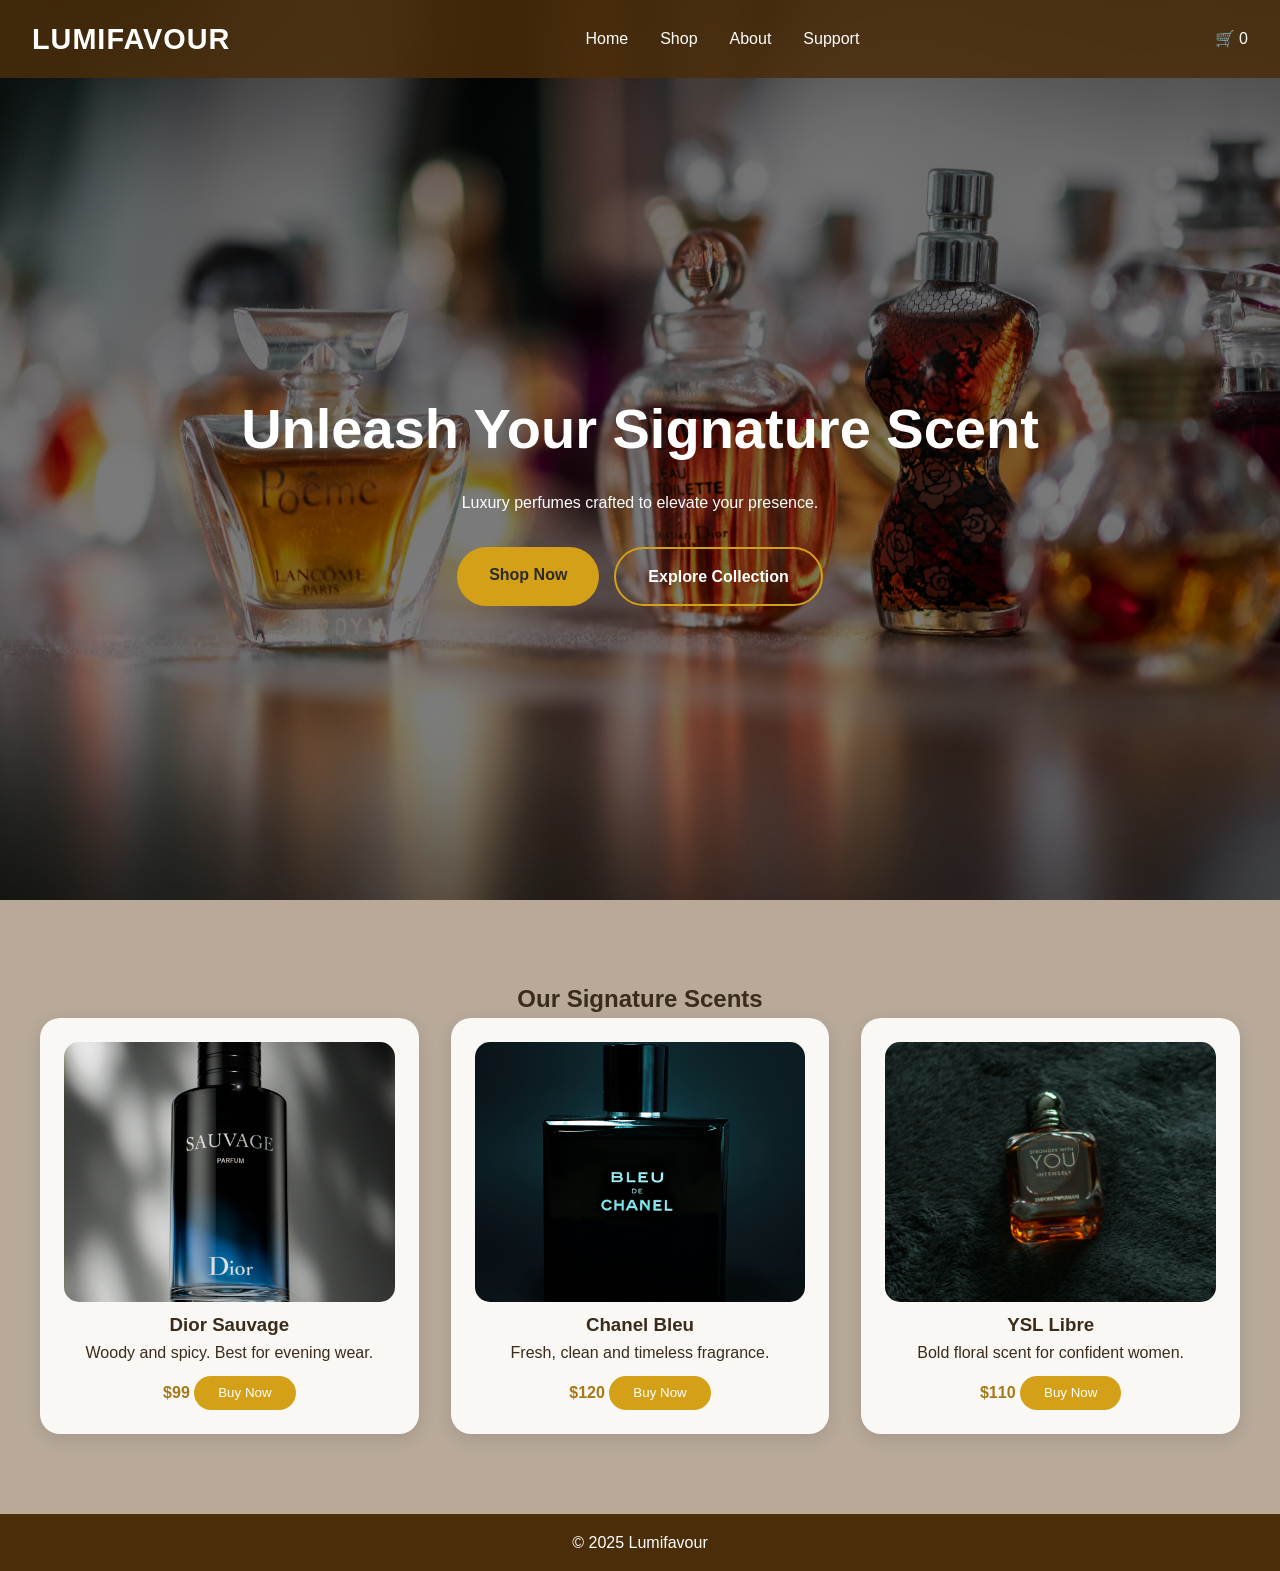
<file: index.html>
<!DOCTYPE html>
<html lang="en">
<head>
<meta charset="UTF-8">
<meta name="viewport" content="width=device-width, initial-scale=1.0">
<title>Lumifavour</title>
<link rel="stylesheet" href="style.css">
</head>

<body>

<nav>
<a href="index.html" class="logo">LUMIFAVOUR</a>

<div class="hamburger">
<span></span><span></span><span></span>
</div>

<div class="nav-links">
<a href="index.html">Home</a>
<a href="shop.html">Shop</a>
<a href="about.html">About</a>
<a href="support.html">Support</a>
</div>

<div style="color:white;">🛒 <span id="cart-count">0</span></div>
</nav>

<section class="hero">
<div class="hero-content reveal">
<h1>Unleash Your Signature Scent</h1>
<p>Luxury perfumes crafted to elevate your presence.</p>

<div class="hero-buttons">
<a href="shop.html" class="btn primary">Shop Now</a>
<a href="shop.html" class="btn secondary">Explore Collection</a>
</div>
</div>
</section>
<!-- SHOP SECTION -->
  <section class="shop-section" id="shop">
    <h2 class="reveal">Our Signature Scents</h2>

    <div class="product-grid">

      <div class="product-card reveal">
        <img src="images/savage2.jpg" alt="Dior Sauvage">
        <h3>Dior Sauvage</h3>
        <p>Woody and spicy. Best for evening wear.</p>
        <span class="price">$99</span>
        <button class="buy-btn">Buy Now</button>
      </div>

      <div class="product-card reveal delay">
        <img src="images/bleu1.jpg" alt="Chanel Bleu">
        <h3>Chanel Bleu</h3>
        <p>Fresh, clean and timeless fragrance.</p>
        <span class="price">$120</span>
        <button class="buy-btn">Buy Now</button>
      </div>

      <div class="product-card reveal delay-2">
        <img src="images/ysl.jpg" alt="YSL Libre">
        <h3>YSL Libre</h3>
        <p>Bold floral scent for confident women.</p>
        <span class="price">$110</span>
        <button class="buy-btn">Buy Now</button>
      </div>

    </div>
  </section>

<footer>
<p>© 2025 Lumifavour</p>
</footer>

<script src="script.js"></script>
</body>
</html>
</file>
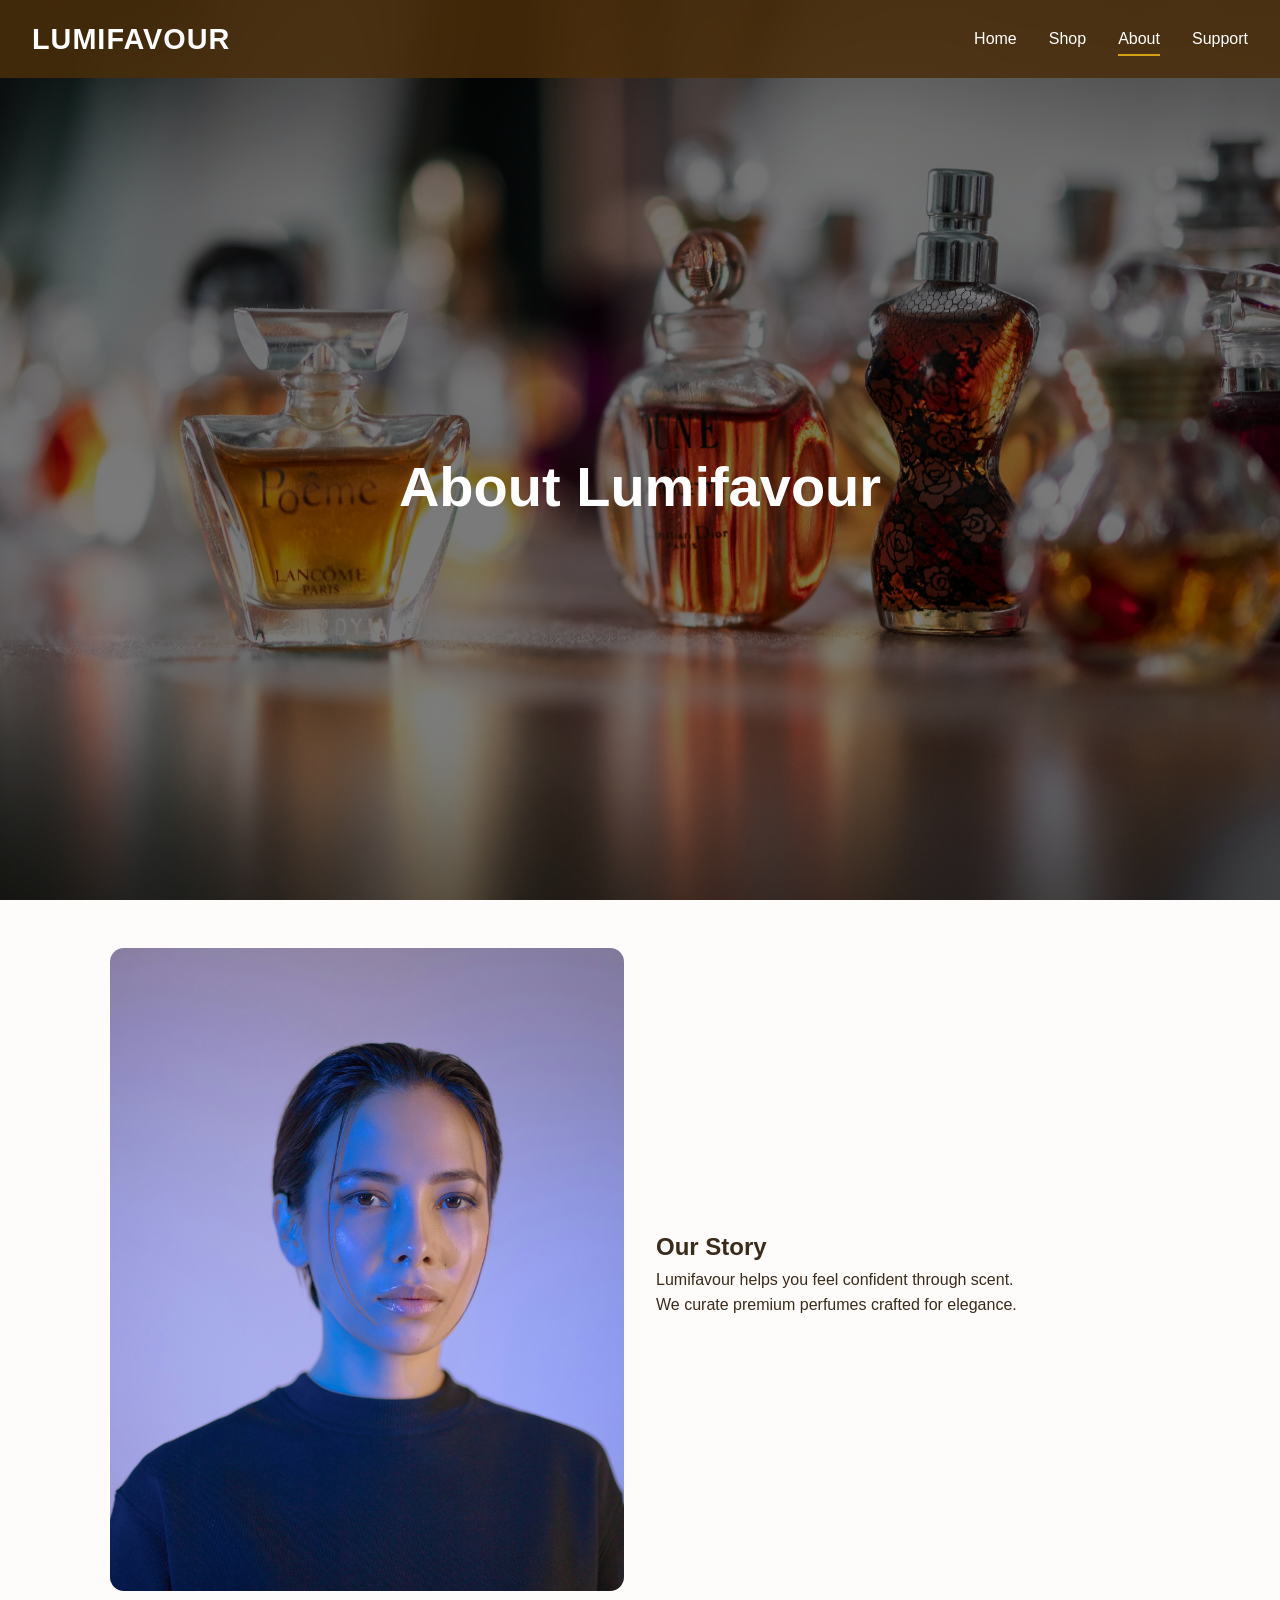
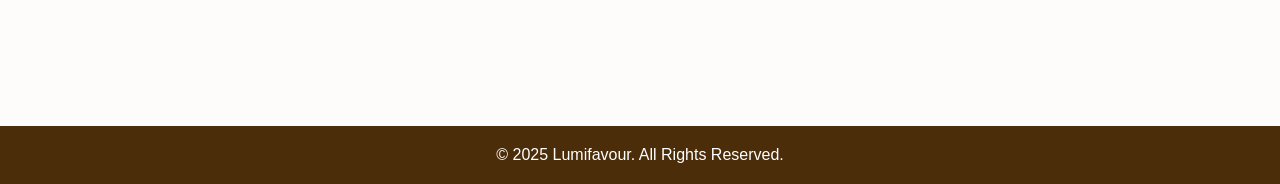
<file: about.html>
<!DOCTYPE html>
<html lang="en">
<head>
  <meta charset="utf-8" />
  <meta name="viewport" content="width=device-width, initial-scale=1" />
  <title>About Us - Lumifavour</title>
  <link rel="stylesheet" href="style.css" />

  <style>
    .about-wrapper {
      max-width: 1100px;
      margin: 48px auto;
      padding: 0 20px 80px;
    }

    .about-grid {
      display: grid;
      grid-template-columns: 1fr 1fr;
      gap: 2rem;
      align-items: center;
    }

    .about-image img {
      width: 100%;
      border-radius: 14px;
    }

    @media (max-width: 900px) {
      .about-grid {
        grid-template-columns: 1fr;
        text-align: center;
      }
    }
  </style>
</head>

<body>

<nav>
  <a href="index.html" class="logo">LUMIFAVOUR</a>
  <div class="hamburger">
    <span></span><span></span><span></span>
  </div>
  <div class="nav-links">
    <a href="index.html">Home</a>
    <a href="shop.html">Shop</a>
    <a href="about.html" class="active">About</a>
    <a href="support.html">Support</a>
  </div>
</nav>

<main>

  <section class="hero" style="height:220px; display:flex; align-items:center; justify-content:center;">
    <h1 style="color:white;">About Lumifavour</h1>
  </section>

  <section class="about-wrapper">
    <div class="about-grid">

      <div class="about-image">
        <img src="images/girl2.jpg">
      </div>

      <div>
        <h2>Our Story</h2>
        <p>Lumifavour helps you feel confident through scent.</p>
        <p>We curate premium perfumes crafted for elegance.</p>
      </div>

    </div>
  </section>

</main>

<footer>
  <p>© 2025 Lumifavour. All Rights Reserved.</p>
</footer>

<script src="script.js"></script>

</body>
</html>
</file>
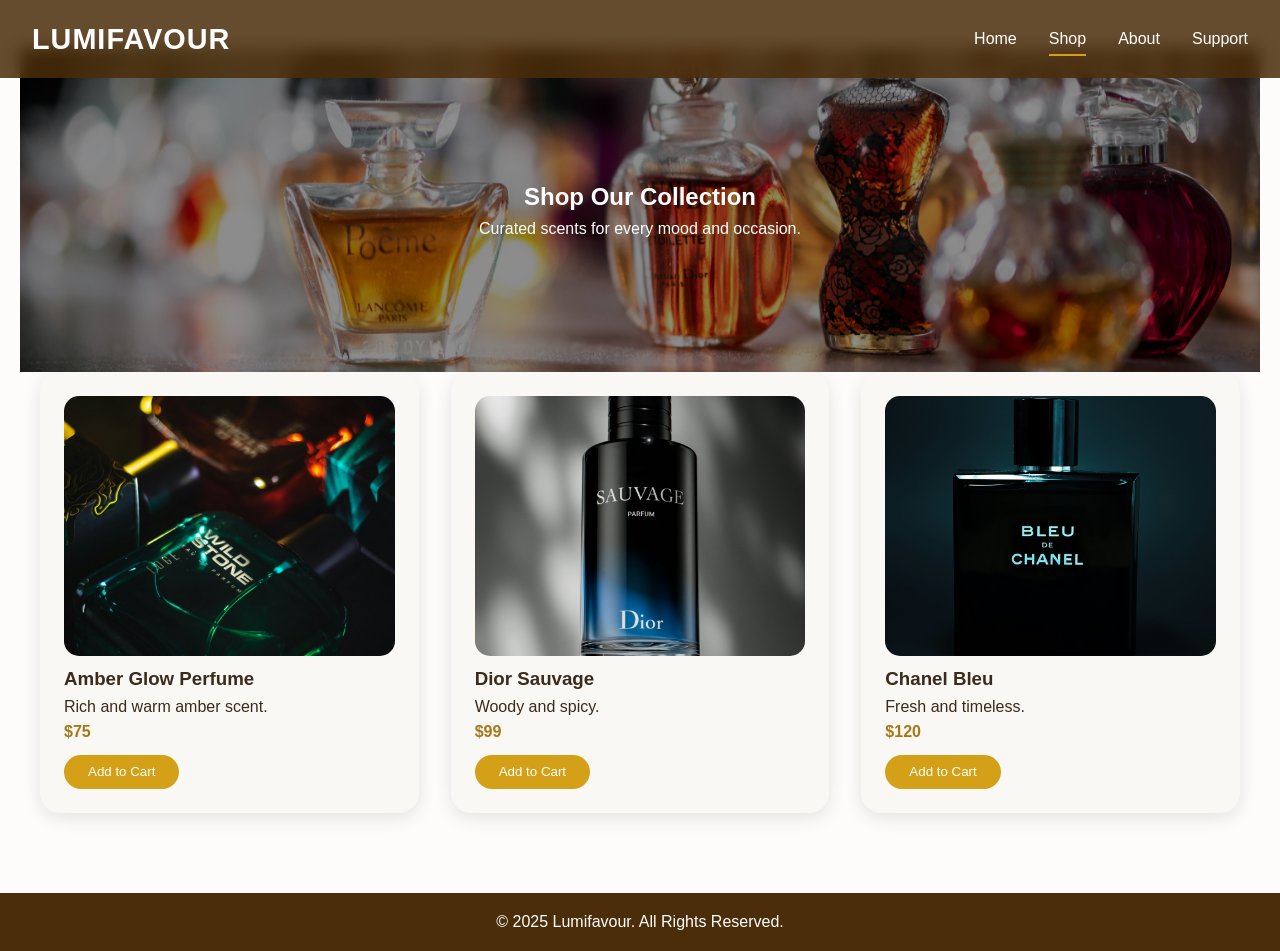
<file: shop.html>
<!DOCTYPE html>
<html lang="en">
<head>
  <meta charset="utf-8" />
  <meta name="viewport" content="width=device-width, initial-scale=1" />
  <title>Shop - Lumifavour</title>
  <link rel="stylesheet" href="style.css" />

  <style>
    .page-hero {
      background: linear-gradient(rgba(0,0,0,0.45), rgba(0,0,0,0.45)),
                  url('./images/ulysse-pointcheval--j6LLsAehUo-unsplash.jpg') center/cover no-repeat;
      height: 36vh;
      min-height: 220px;
      display: flex;
      align-items: center;
      justify-content: center;
      color: #fff;
      text-align: center;
      padding: 1rem;
    }

    main {
      padding: 48px 20px 80px;
    }
  </style>
</head>

<body>

<nav>
  <a href="index.html" class="logo">LUMIFAVOUR</a>

  <div class="hamburger" id="hamburger">
    <span></span>
    <span></span>
    <span></span>
  </div>

  <div class="nav-links" id="navLinks">
    <a href="index.html">Home</a>
    <a href="shop.html" class="active">Shop</a>
    <a href="about.html">About</a>
    <a href="support.html">Support</a>
  </div>
</nav>

<main>

  <section class="page-hero">
    <div>
      <h1>Shop Our Collection</h1>
      <p>Curated scents for every mood and occasion.</p>
    </div>
  </section>

  <section class="product-grid">
    <!-- your products unchanged -->
    <div class="product-card">
      <img src="images/amber.jpg">
      <h3>Amber Glow Perfume</h3>
      <p>Rich and warm amber scent.</p>
      <p class="price">$75</p>
      <button class="buy-btn">Add to Cart</button>
    </div>

    <div class="product-card">
      <img src="images/savage2.jpg">
      <h3>Dior Sauvage</h3>
      <p>Woody and spicy.</p>
      <p class="price">$99</p>
      <button class="buy-btn">Add to Cart</button>
    </div>

    <div class="product-card">
      <img src="images/bleu1.jpg">
      <h3>Chanel Bleu</h3>
      <p>Fresh and timeless.</p>
      <p class="price">$120</p>
      <button class="buy-btn">Add to Cart</button>
    </div>

  </section>

</main>

<footer>
  <p>© 2025 Lumifavour. All Rights Reserved.</p>
</footer>

<script src="script.js"></script>

</body>
</html>
</file>
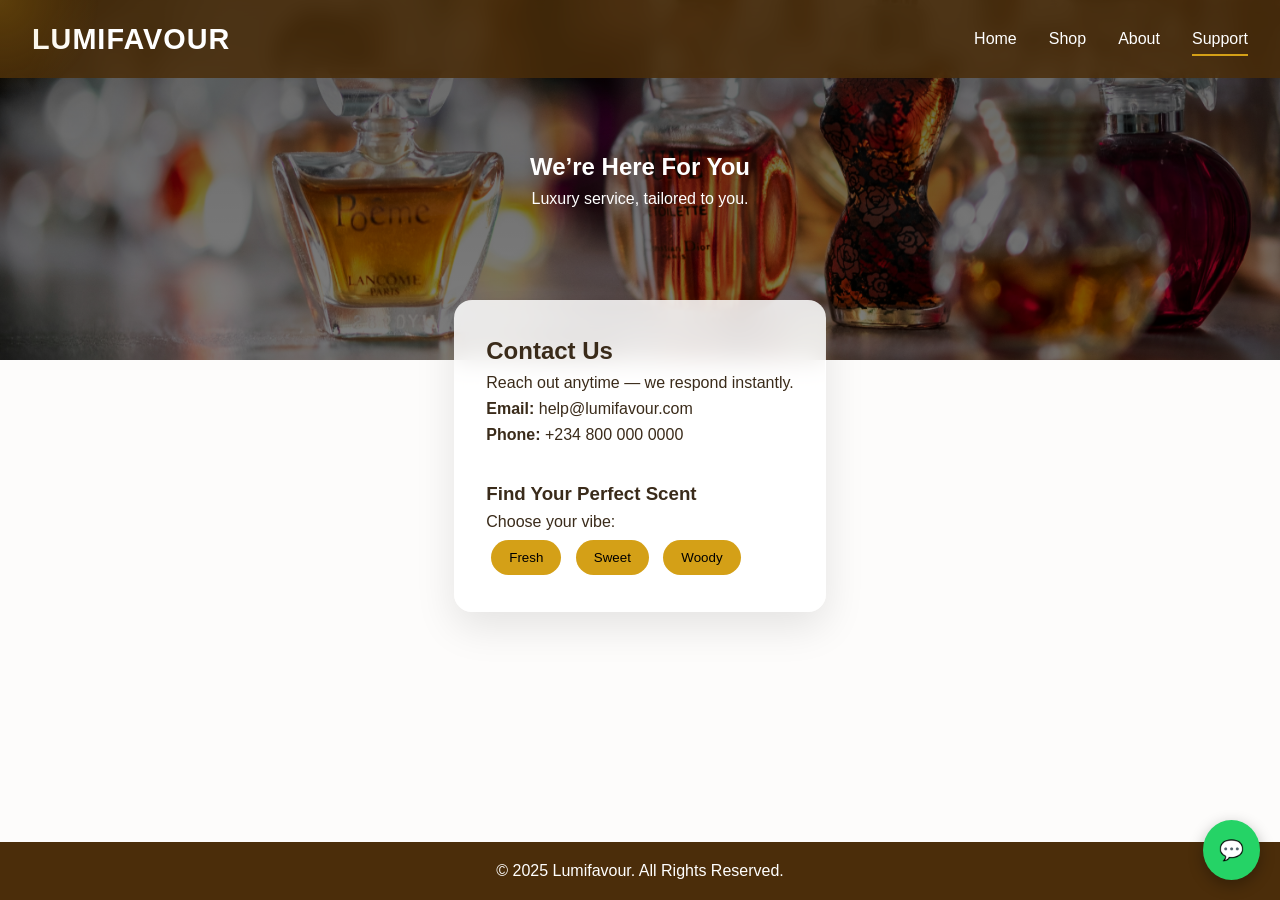
<file: support.html>
<!DOCTYPE html>
<html lang="en">
<head>
<meta charset="utf-8" />
<meta name="viewport" content="width=device-width, initial-scale=1" />
<title>Support - Lumifavour</title>
<link rel="stylesheet" href="style.css" />

<style>

/* ===== HERO ===== */
.support-hero {
  height: 40vh;
  background: linear-gradient(rgba(0,0,0,0.6), rgba(0,0,0,0.5)),
              url('images/ulysse-pointcheval--j6LLsAehUo-unsplash.jpg') center/cover no-repeat;
  display:flex;
  align-items:center;
  justify-content:center;
  color:#fff;
  text-align:center;
}

/* ===== SUPPORT PANEL ===== */
.support-wrapper {
  max-width: 1000px;
  margin: -60px auto 80px;
  padding: 0 20px;
}

.support-panel {
  background: rgba(255,255,255,0.85);
  backdrop-filter: blur(12px);
  padding: 2rem;
  border-radius: 18px;
  box-shadow: 0 15px 40px rgba(0,0,0,0.1);
}

/* ===== QUIZ ===== */
.quiz {
  margin-top: 2rem;
}

.quiz button {
  margin: 5px;
  padding: 10px 18px;
  border-radius: 20px;
  border: none;
  background: var(--gold);
  cursor: pointer;
}

/* ===== WHATSAPP FLOAT ===== */
.whatsapp {
  position: fixed;
  bottom: 20px;
  right: 20px;
  background: #25D366;
  color: white;
  padding: 14px 16px;
  border-radius: 50%;
  font-size: 20px;
  text-decoration: none;
  box-shadow: 0 5px 15px rgba(0,0,0,0.3);
}

/* ===== CART UI ===== */
.cart-box {
  position: fixed;
  top: 80px;
  right: 20px;
  background: white;
  padding: 1rem;
  border-radius: 12px;
  width: 220px;
  box-shadow: 0 10px 30px rgba(0,0,0,0.15);
  display: none;
}

.cart-box.active {
  display: block;
}

/* ===== CURSOR GLOW ===== */
.cursor-glow {
  position: fixed;
  width: 200px;
  height: 200px;
  background: radial-gradient(circle, rgba(212,160,23,0.2), transparent 70%);
  pointer-events: none;
  transform: translate(-50%, -50%);
  z-index: 9999;
}

</style>
</head>

<body>

<!-- NAV -->
<nav>
  <a href="index.html" class="logo">LUMIFAVOUR</a>

  <div class="hamburger">
    <span></span><span></span><span></span>
  </div>

  <div class="nav-links">
    <a href="index.html">Home</a>
    <a href="shop.html">Shop</a>
    <a href="about.html">About</a>
    <a href="support.html" class="active">Support</a>
  </div>
</nav>

<!-- HERO -->
<section class="support-hero">
  <div>
    <h1>We’re Here For You</h1>
    <p>Luxury service, tailored to you.</p>
  </div>
</section>

<!-- SUPPORT -->
<main class="support-wrapper">

  <div class="support-panel">

    <h2>Contact Us</h2>
    <p>Reach out anytime — we respond instantly.</p>

    <p><strong>Email:</strong> help@lumifavour.com</p>
    <p><strong>Phone:</strong> +234 800 000 0000</p>

    <!-- QUIZ -->
    <div class="quiz">
      <h3>Find Your Perfect Scent</h3>
      <p>Choose your vibe:</p>

      <button onclick="recommend('fresh')">Fresh</button>
      <button onclick="recommend('sweet')">Sweet</button>
      <button onclick="recommend('woody')">Woody</button>

      <p id="result"></p>
    </div>

  </div>

</main>

<!-- CART -->
<div class="cart-box" id="cartBox">
  <h4>Your Cart</h4>
  <p>No items yet</p>
</div>

<!-- WHATSAPP -->
<a href="https://wa.me/2348000000000" class="whatsapp">💬</a>

<!-- CURSOR -->
<div class="cursor-glow" id="cursorGlow"></div>

<footer>
  <p>© 2025 Lumifavour. All Rights Reserved.</p>
</footer>

<script src="script.js"></script>

<script>

/* ===== QUIZ ===== */
function recommend(type){
  const result = document.getElementById("result");

  if(type === "fresh"){
    result.innerText = "Try Chanel Bleu 💎";
  }
  if(type === "sweet"){
    result.innerText = "Try YSL Libre 🌸";
  }
  if(type === "woody"){
    result.innerText = "Try Dior Sauvage 🔥";
  }
}

/* ===== CURSOR GLOW ===== */
const glow = document.getElementById("cursorGlow");

document.addEventListener("mousemove", e => {
  glow.style.left = e.clientX + "px";
  glow.style.top = e.clientY + "px";
});

/* ===== CART TOGGLE (future use) ===== */
document.addEventListener("keydown", e => {
  if(e.key === "c"){
    document.getElementById("cartBox").classList.toggle("active");
  }
});

</script>

</body>
</html>
</file>
<file: style.css>
/* === GLOBAL RESET === */
* {
  margin: 0;
  padding: 0;
  box-sizing: border-box;
}

/* REMOVE GLOBAL TRANSITION BUG */

html {
  scroll-behavior: smooth;
}

/* === BODY === */
body {
  font-family: "Poppins", "Segoe UI", sans-serif;
  background-color: #fdfcfb;
  color: #3a2b1a;
  line-height: 1.6;
  overflow-x: hidden;

  display: flex;
  flex-direction: column;
  min-height: 100vh;
}

/* === COLOR VARIABLES === */
:root {
  --gold: #d4a017;
  --gold-dark: #a67817;
  --coffee: #b8a999;
  --ivory: #faf8f5;
  --charcoal: #2a2a2a;
  --white: #fff;
}

/* ================= NAVBAR ================= */
nav {
  background-color: rgba(75, 45, 10, 0.85);
  backdrop-filter: blur(8px);
  padding: 1rem 2rem;
  position: fixed;
  top: 0;
  left: 0;
  width: 100%;
  z-index: 1000;
  display: flex;
  justify-content: space-between;
  align-items: center;
}

.logo {
  color: var(--white);
  font-size: 1.8rem;
  font-weight: 700;
  letter-spacing: 1px;
  text-decoration: none;
  transition: 0.3s ease;
}

.logo:hover {
  color: var(--gold);
}

/* NAV LINKS */
.nav-links {
  display: flex;
  gap: 2rem;
  align-items: center;
}

.nav-links a {
  color: var(--white);
  text-decoration: none;
  font-weight: 500;
  position: relative;
  transition: 0.3s ease;
}

/* CLEAN UNDERLINE FIX */
.nav-links a::after {
  content: "";
  position: absolute;
  width: 0;
  height: 2px;
  background: var(--gold);
  bottom: -4px;
  left: 0;
  transition: width 0.3s ease;
}

.nav-links a:hover::after,
.nav-links a.active::after {
  width: 100%;
}

.nav-links a:hover {
  color: var(--gold);
}

/* ================= HAMBURGER ================= */
.hamburger {
  display: none;
  flex-direction: column;
  gap: 4px;
  cursor: pointer;
  z-index: 1001;
}

.hamburger span {
  width: 25px;
  height: 3px;
  background: white;
  border-radius: 2px;
  transition: 0.3s ease;
}

/* ANIMATION */
nav.open .hamburger span:nth-child(1) {
  transform: translateY(7px) rotate(45deg);
}
nav.open .hamburger span:nth-child(2) {
  opacity: 0;
}
nav.open .hamburger span:nth-child(3) {
  transform: translateY(-7px) rotate(-45deg);
}

/* ================= MOBILE NAV ================= */
@media (max-width: 768px) {
  .hamburger {
    display: flex;
  }

  .nav-links {
    position: absolute;
    top: 100%;
    left: 50%;
    transform: translateX(-50%);
    background: rgba(0, 0, 0, 0.9);
    flex-direction: column;
    width: 85%;
    max-width: 320px;
    padding: 1rem;
    border-radius: 12px;
    display: none;
  }

  nav.open .nav-links {
    display: flex;
  }

  .nav-links a {
    width: 100%;
    text-align: center;
    padding: 0.6rem 0;
  }

  /* 🔥 REMOVE UNDERLINE ON MOBILE (FIXED ISSUE) */
  .nav-links a::after {
    display: none;
  }
}

/* ================= HERO ================= */
.hero {
  min-height: 100vh;
  padding-top: 90px;
  background: linear-gradient(rgba(0,0,0,0.55), rgba(0,0,0,0.5)),
    url('images/ulysse-pointcheval--j6LLsAehUo-unsplash.jpg') center/cover no-repeat;
  display: flex;
  align-items: center;
  justify-content: center;
  text-align: center;
  color: var(--white);
  padding-left: 1rem;
  padding-right: 1rem;
}

.hero h1 {
  font-size: 3.5rem;
  margin-bottom: 1rem;
}

.hero p {
  margin-bottom: 2rem;
}

/* ================= BUTTONS ================= */
.btn {
  padding: 0.9rem 2rem;
  border-radius: 30px;
  font-weight: 600;
  text-decoration: none;
  transition: 0.3s ease;
  display: inline-block;
}

.btn.primary {
  background: var(--gold);
  color: var(--charcoal);
}

.btn.primary:hover {
  background: var(--gold-dark);
  transform: translateY(-3px);
}

.btn.secondary {
  border: 2px solid var(--gold);
  color: white;
}

.btn.secondary:hover {
  background: var(--gold);
  color: var(--charcoal);
}

/* FIX BUTTON ALIGNMENT */
.hero-buttons {
  display: flex;
  gap: 15px;
  justify-content: center;
  flex-wrap: wrap;
}

.hero-buttons .btn {
  margin: 0;
}

/* ================= SHOP ================= */
.shop-section {
  background: var(--coffee);
  padding: 80px 20px;
  text-align: center;
}

.product-grid {
  display: grid;
  grid-template-columns: repeat(auto-fit, minmax(260px, 1fr));
  gap: 2rem;
  max-width: 1200px;
  margin: auto;
}

.product-card {
  background: var(--ivory);
  border-radius: 20px;
  padding: 1.5rem;
  box-shadow: 0 5px 18px rgba(0,0,0,0.1);
  transition: 0.3s ease;
}

.product-card:hover {
  transform: translateY(-8px);
}

.product-card img {
  width: 100%;
  height: 260px;
  object-fit: cover;
  border-radius: 15px;
}

.price {
  color: var(--gold-dark);
  font-weight: bold;
}

.buy-btn {
  margin-top: 10px;
  background: var(--gold);
  color: white;
  border: none;
  border-radius: 25px;
  padding: 0.6rem 1.5rem;
  cursor: pointer;
}

/* ================= FOOTER ================= */
footer {
  background: #4b2d0a;
  color: white;
  text-align: center;
  padding: 1rem;
  margin-top: auto;
}
</file>
